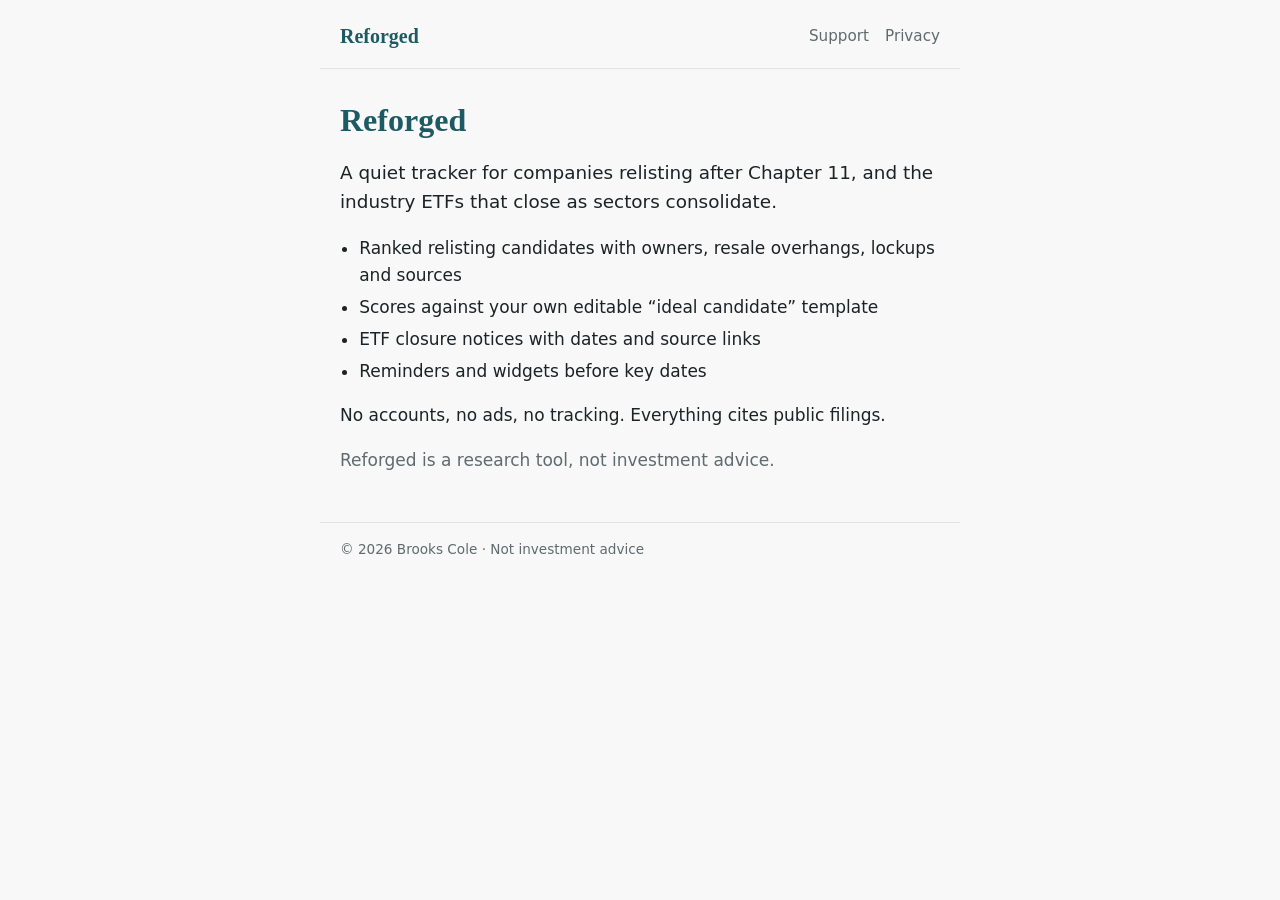
<file: index.html>
<!doctype html>
<html lang="en"><head><meta charset="utf-8">
<meta name="viewport" content="width=device-width, initial-scale=1">
<meta name="color-scheme" content="light dark">
<title>Reforged</title><meta name="description" content="Reforged tracks post-bankruptcy relistings and ETF closures.">
<link rel="stylesheet" href="style.css"></head>
<body><header><a class="brand" href="index.html">Reforged</a>
<nav><a href="support.html">Support</a><a href="privacy.html">Privacy</a></nav></header>
<main><h1>Reforged</h1>
<p class="lede">A quiet tracker for companies relisting after Chapter 11, and the industry ETFs that close as sectors consolidate.</p>
<ul>
<li>Ranked relisting candidates with owners, resale overhangs, lockups and sources</li>
<li>Scores against your own editable “ideal candidate” template</li>
<li>ETF closure notices with dates and source links</li>
<li>Reminders and widgets before key dates</li>
</ul>
<p>No accounts, no ads, no tracking. Everything cites public filings.</p>
<p class="muted">Reforged is a research tool, not investment advice.</p></main>
<footer>© 2026 Brooks Cole · Not investment advice</footer></body></html>
</file>
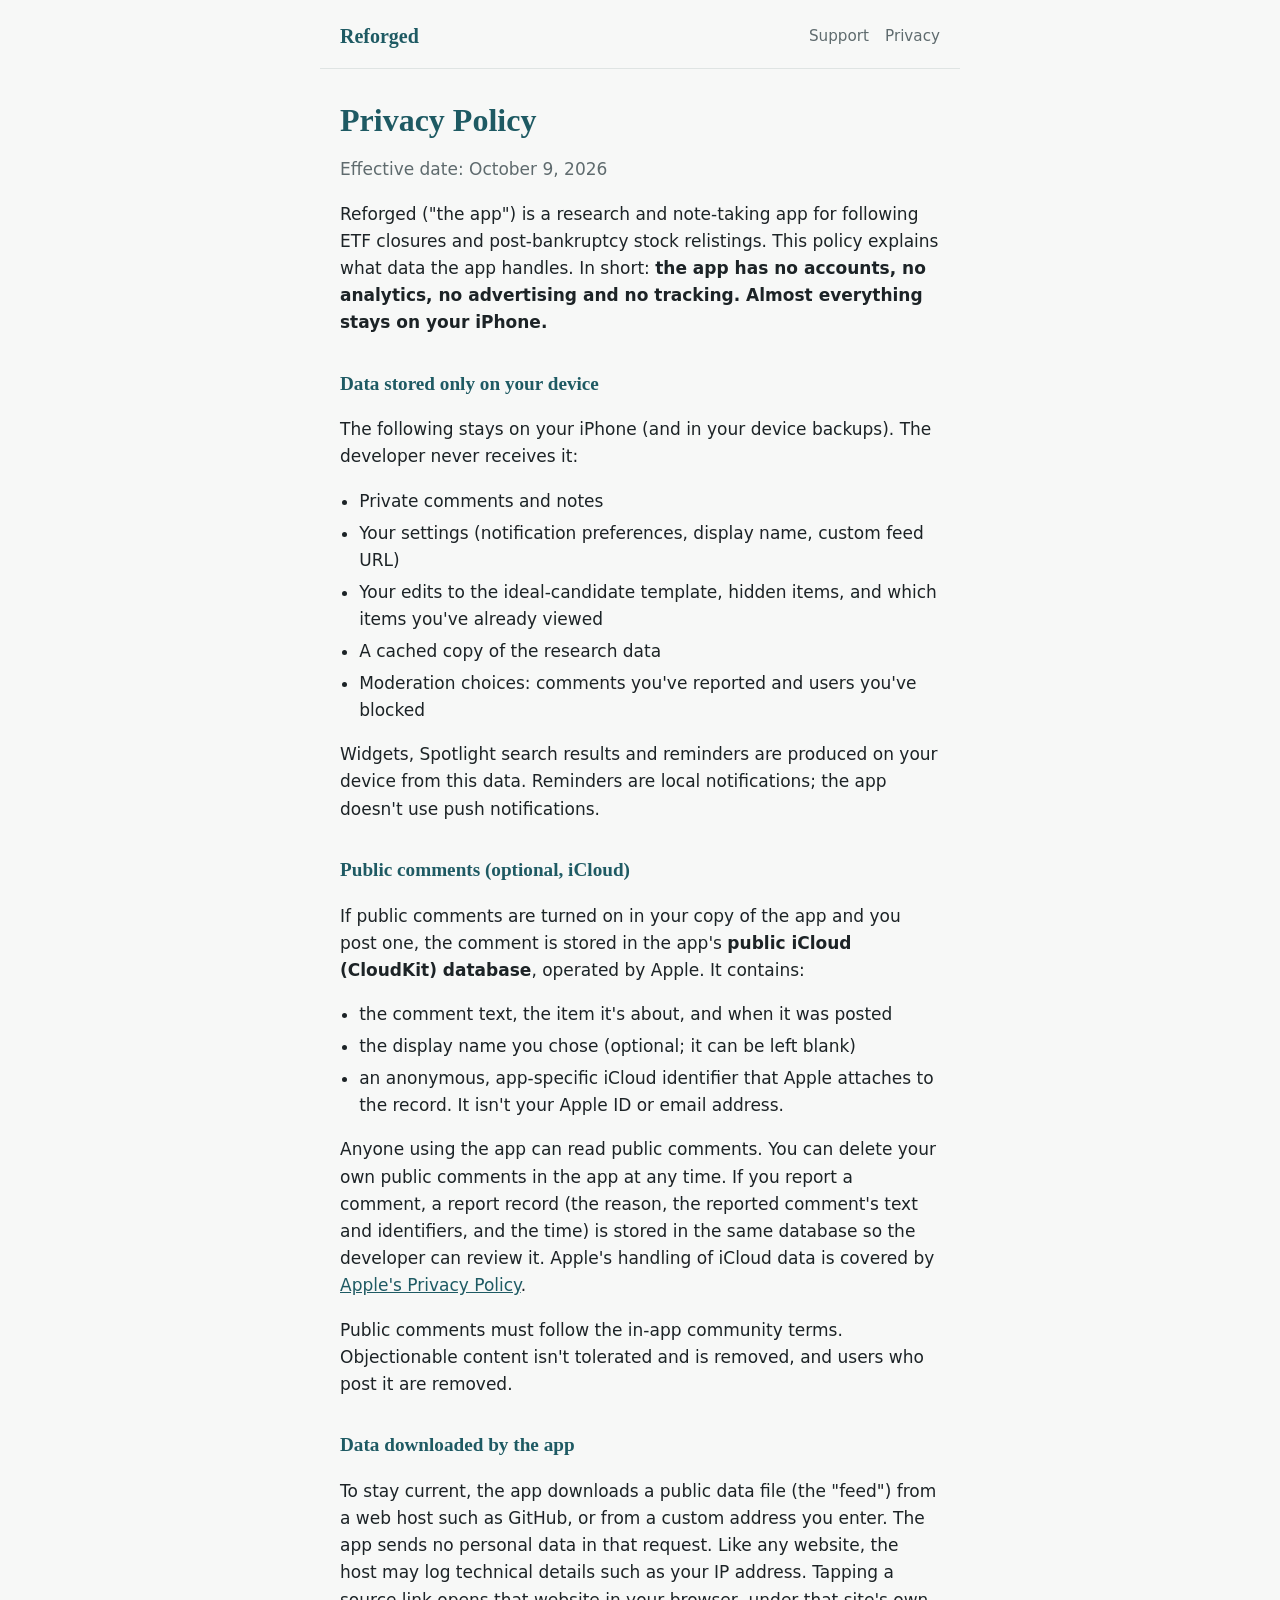
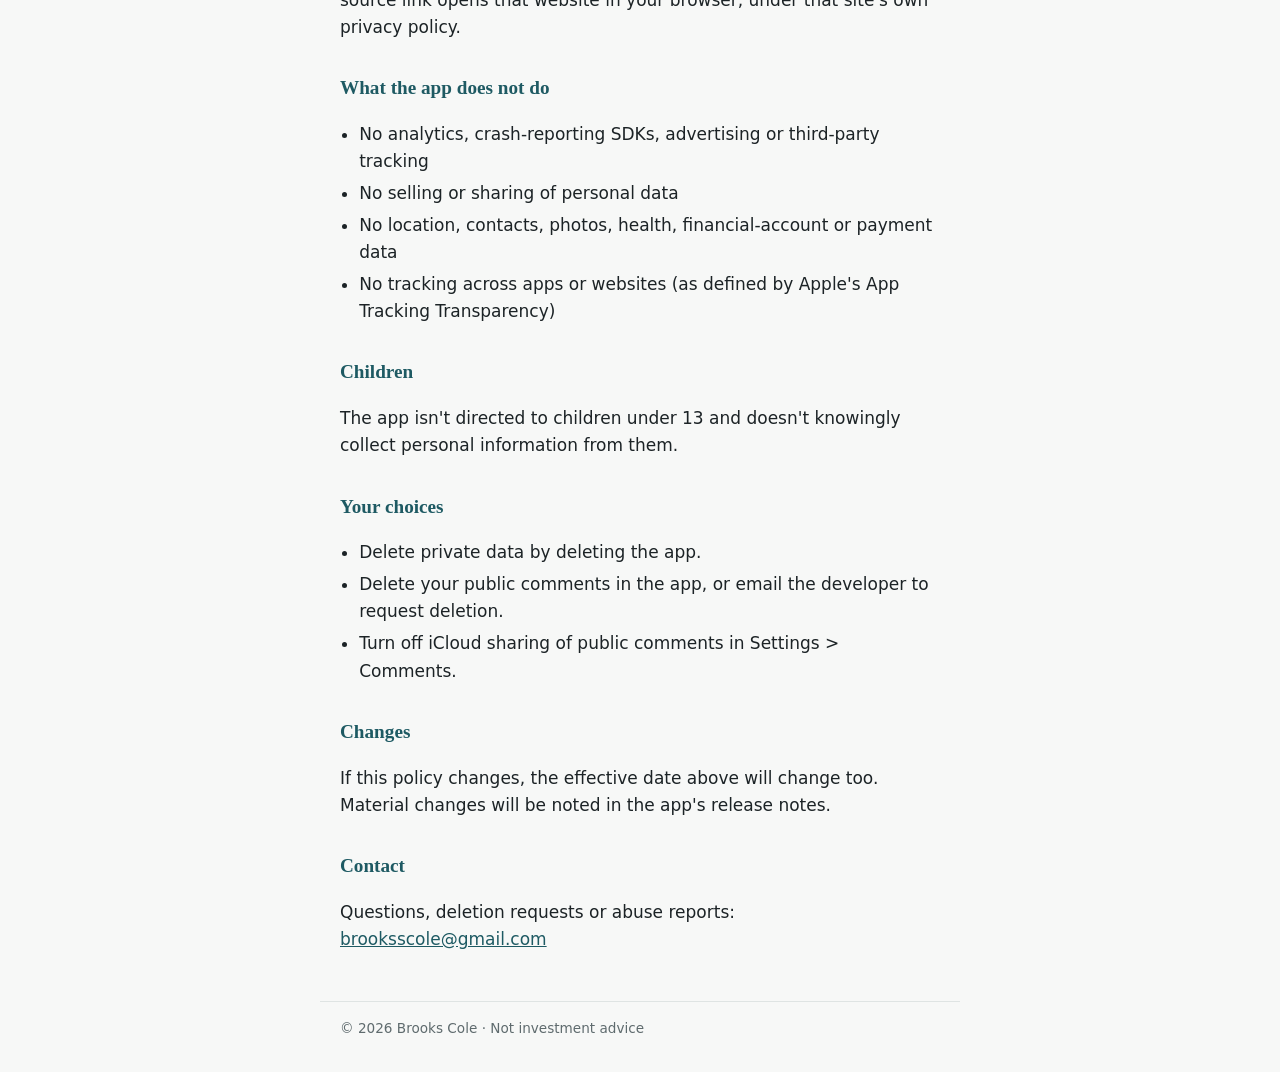
<file: privacy.html>
<!doctype html>
<html lang="en"><head><meta charset="utf-8">
<meta name="viewport" content="width=device-width, initial-scale=1">
<meta name="color-scheme" content="light dark">
<title>Reforged – Privacy Policy</title><meta name="description" content="Reforged privacy policy.">
<link rel="stylesheet" href="style.css"></head>
<body><header><a class="brand" href="index.html">Reforged</a>
<nav><a href="support.html">Support</a><a href="privacy.html">Privacy</a></nav></header>
<main>
<h1>Privacy Policy</h1>
<p class="muted">Effective date: October 9, 2026</p>


<p>Reforged ("the app") is a research and note-taking app for following ETF closures and post-bankruptcy stock relistings. This policy explains what data the app handles. In short: <strong>the app has no accounts, no analytics, no advertising and no tracking. Almost everything stays on your iPhone.</strong></p>

<h2>Data stored only on your device</h2>
<p>The following stays on your iPhone (and in your device backups). The developer never receives it:</p>
<ul>
  <li>Private comments and notes</li>
  <li>Your settings (notification preferences, display name, custom feed URL)</li>
  <li>Your edits to the ideal-candidate template, hidden items, and which items you've already viewed</li>
  <li>A cached copy of the research data</li>
  <li>Moderation choices: comments you've reported and users you've blocked</li>
</ul>
<p>Widgets, Spotlight search results and reminders are produced on your device from this data. Reminders are local notifications; the app doesn't use push notifications.</p>

<h2>Public comments (optional, iCloud)</h2>
<p>If public comments are turned on in your copy of the app and you post one, the comment is stored in the app's <strong>public iCloud (CloudKit) database</strong>, operated by Apple. It contains:</p>
<ul>
  <li>the comment text, the item it's about, and when it was posted</li>
  <li>the display name you chose (optional; it can be left blank)</li>
  <li>an anonymous, app-specific iCloud identifier that Apple attaches to the record. It isn't your Apple ID or email address.</li>
</ul>
<p>Anyone using the app can read public comments. You can delete your own public comments in the app at any time. If you report a comment, a report record (the reason, the reported comment's text and identifiers, and the time) is stored in the same database so the developer can review it. Apple's handling of iCloud data is covered by <a href="https://www.apple.com/legal/privacy/">Apple's Privacy Policy</a>.</p>
<p>Public comments must follow the in-app community terms. Objectionable content isn't tolerated and is removed, and users who post it are removed.</p>

<h2>Data downloaded by the app</h2>
<p>To stay current, the app downloads a public data file (the "feed") from a web host such as GitHub, or from a custom address you enter. The app sends no personal data in that request. Like any website, the host may log technical details such as your IP address. Tapping a source link opens that website in your browser, under that site's own privacy policy.</p>

<h2>What the app does not do</h2>
<ul>
  <li>No analytics, crash-reporting SDKs, advertising or third-party tracking</li>
  <li>No selling or sharing of personal data</li>
  <li>No location, contacts, photos, health, financial-account or payment data</li>
  <li>No tracking across apps or websites (as defined by Apple's App Tracking Transparency)</li>
</ul>

<h2>Children</h2>
<p>The app isn't directed to children under 13 and doesn't knowingly collect personal information from them.</p>

<h2>Your choices</h2>
<ul>
  <li>Delete private data by deleting the app.</li>
  <li>Delete your public comments in the app, or email the developer to request deletion.</li>
  <li>Turn off iCloud sharing of public comments in Settings &gt; Comments.</li>
</ul>

<h2>Changes</h2>
<p>If this policy changes, the effective date above will change too. Material changes will be noted in the app's release notes.</p>

<h2>Contact</h2>
<p>Questions, deletion requests or abuse reports: <a href="mailto:brooksscole@gmail.com">brooksscole@gmail.com</a></p>
</main>
<footer>© 2026 Brooks Cole · Not investment advice</footer></body></html>
</file>
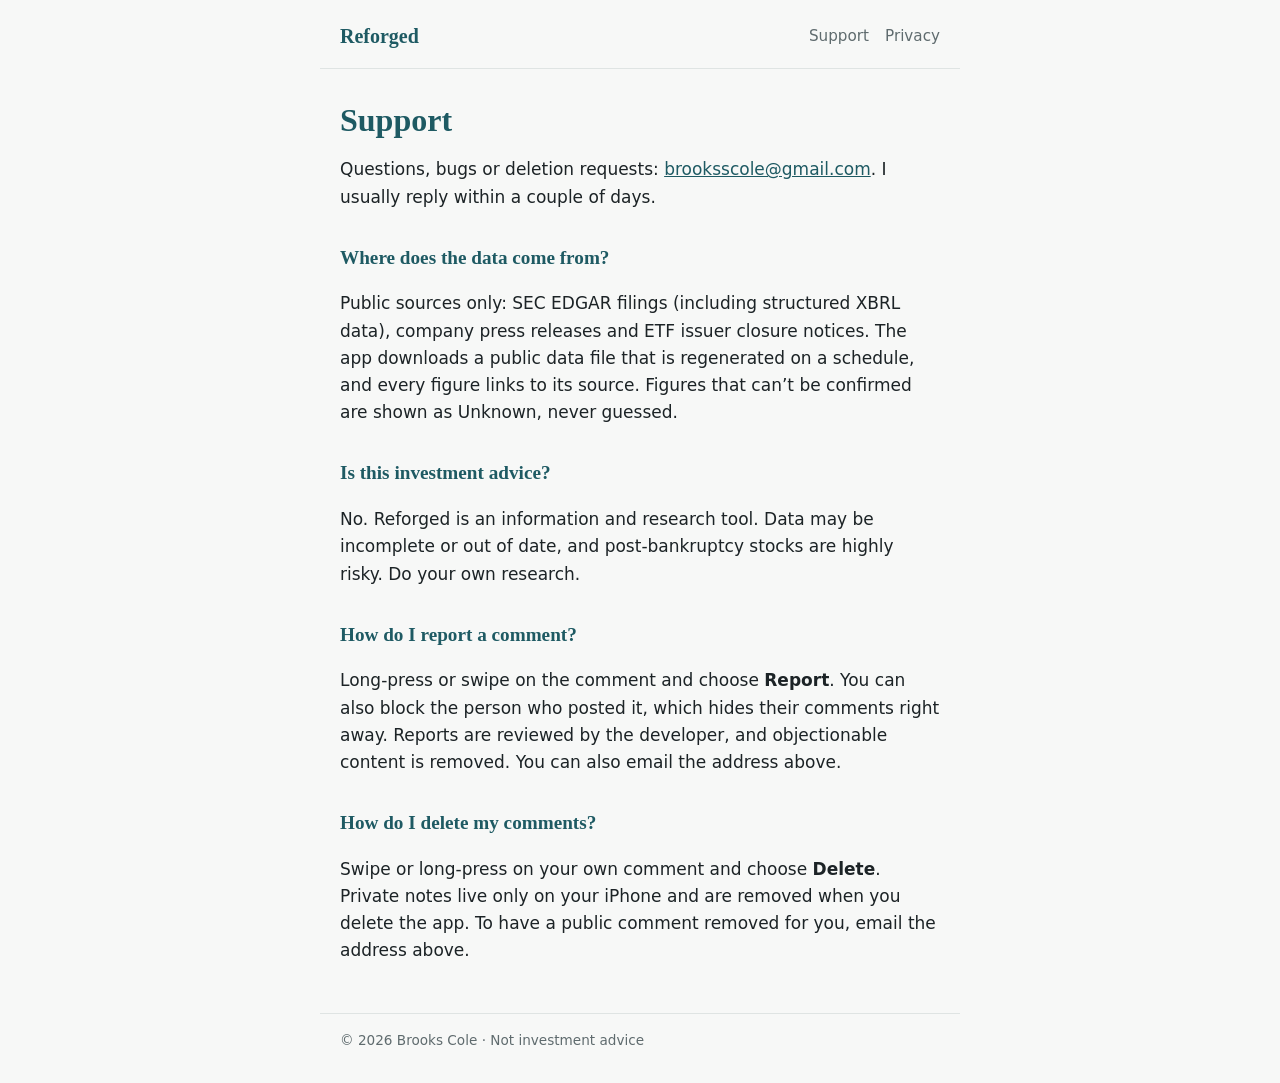
<file: support.html>
<!doctype html>
<html lang="en"><head><meta charset="utf-8">
<meta name="viewport" content="width=device-width, initial-scale=1">
<meta name="color-scheme" content="light dark">
<title>Reforged – Support</title><meta name="description" content="Reforged support and FAQ.">
<link rel="stylesheet" href="style.css"></head>
<body><header><a class="brand" href="index.html">Reforged</a>
<nav><a href="support.html">Support</a><a href="privacy.html">Privacy</a></nav></header>
<main><h1>Support</h1>
<p>Questions, bugs or deletion requests: <a href="mailto:brooksscole@gmail.com">brooksscole@gmail.com</a>. I usually reply within a couple of days.</p>
<h2>Where does the data come from?</h2>
<p>Public sources only: SEC EDGAR filings (including structured XBRL data), company press releases and ETF issuer closure notices. The app downloads a public data file that is regenerated on a schedule, and every figure links to its source. Figures that can’t be confirmed are shown as Unknown, never guessed.</p>
<h2>Is this investment advice?</h2>
<p>No. Reforged is an information and research tool. Data may be incomplete or out of date, and post-bankruptcy stocks are highly risky. Do your own research.</p>
<h2>How do I report a comment?</h2>
<p>Long-press or swipe on the comment and choose <strong>Report</strong>. You can also block the person who posted it, which hides their comments right away. Reports are reviewed by the developer, and objectionable content is removed. You can also email the address above.</p>
<h2>How do I delete my comments?</h2>
<p>Swipe or long-press on your own comment and choose <strong>Delete</strong>. Private notes live only on your iPhone and are removed when you delete the app. To have a public comment removed for you, email the address above.</p></main>
<footer>© 2026 Brooks Cole · Not investment advice</footer></body></html>
</file>
<file: style.css>
:root{--ink:#1E5A63;--text:#1c2326;--muted:#5f6b6e;--bg:#f7f8f7;--rule:#dfe4e3}
@media (prefers-color-scheme:dark){:root{--ink:#7FBAC0;--text:#e6ebeb;--muted:#9aa6a8;--bg:#111617;--rule:#263033}}
*{box-sizing:border-box}
body{margin:0;background:var(--bg);color:var(--text);font:17px/1.6 -apple-system,BlinkMacSystemFont,"Segoe UI",system-ui,sans-serif;-webkit-text-size-adjust:100%}
header,main,footer{max-width:40rem;margin:0 auto;padding:0 1.25rem}
header{display:flex;justify-content:space-between;align-items:center;padding-top:1.25rem;padding-bottom:1rem;border-bottom:1px solid var(--rule)}
h1,h2,.brand{font-family:ui-serif,"New York",Georgia,"Times New Roman",serif;font-weight:600;color:var(--ink)}
.brand{font-size:1.25rem;text-decoration:none}
nav a{margin-left:1rem;color:var(--muted);text-decoration:none;font-size:.95rem}
nav a:hover{color:var(--ink)}
h1{font-size:2rem;line-height:1.2;margin:2rem 0 .75rem}
h2{font-size:1.2rem;margin:2rem 0 .4rem}
.lede{font-size:1.15rem}
a{color:var(--ink)}
ul{padding-left:1.2rem}li{margin:.3rem 0}
.muted{color:var(--muted)}
footer{margin-top:3rem;padding-top:1rem;padding-bottom:2rem;border-top:1px solid var(--rule);color:var(--muted);font-size:.85rem}
</file>
